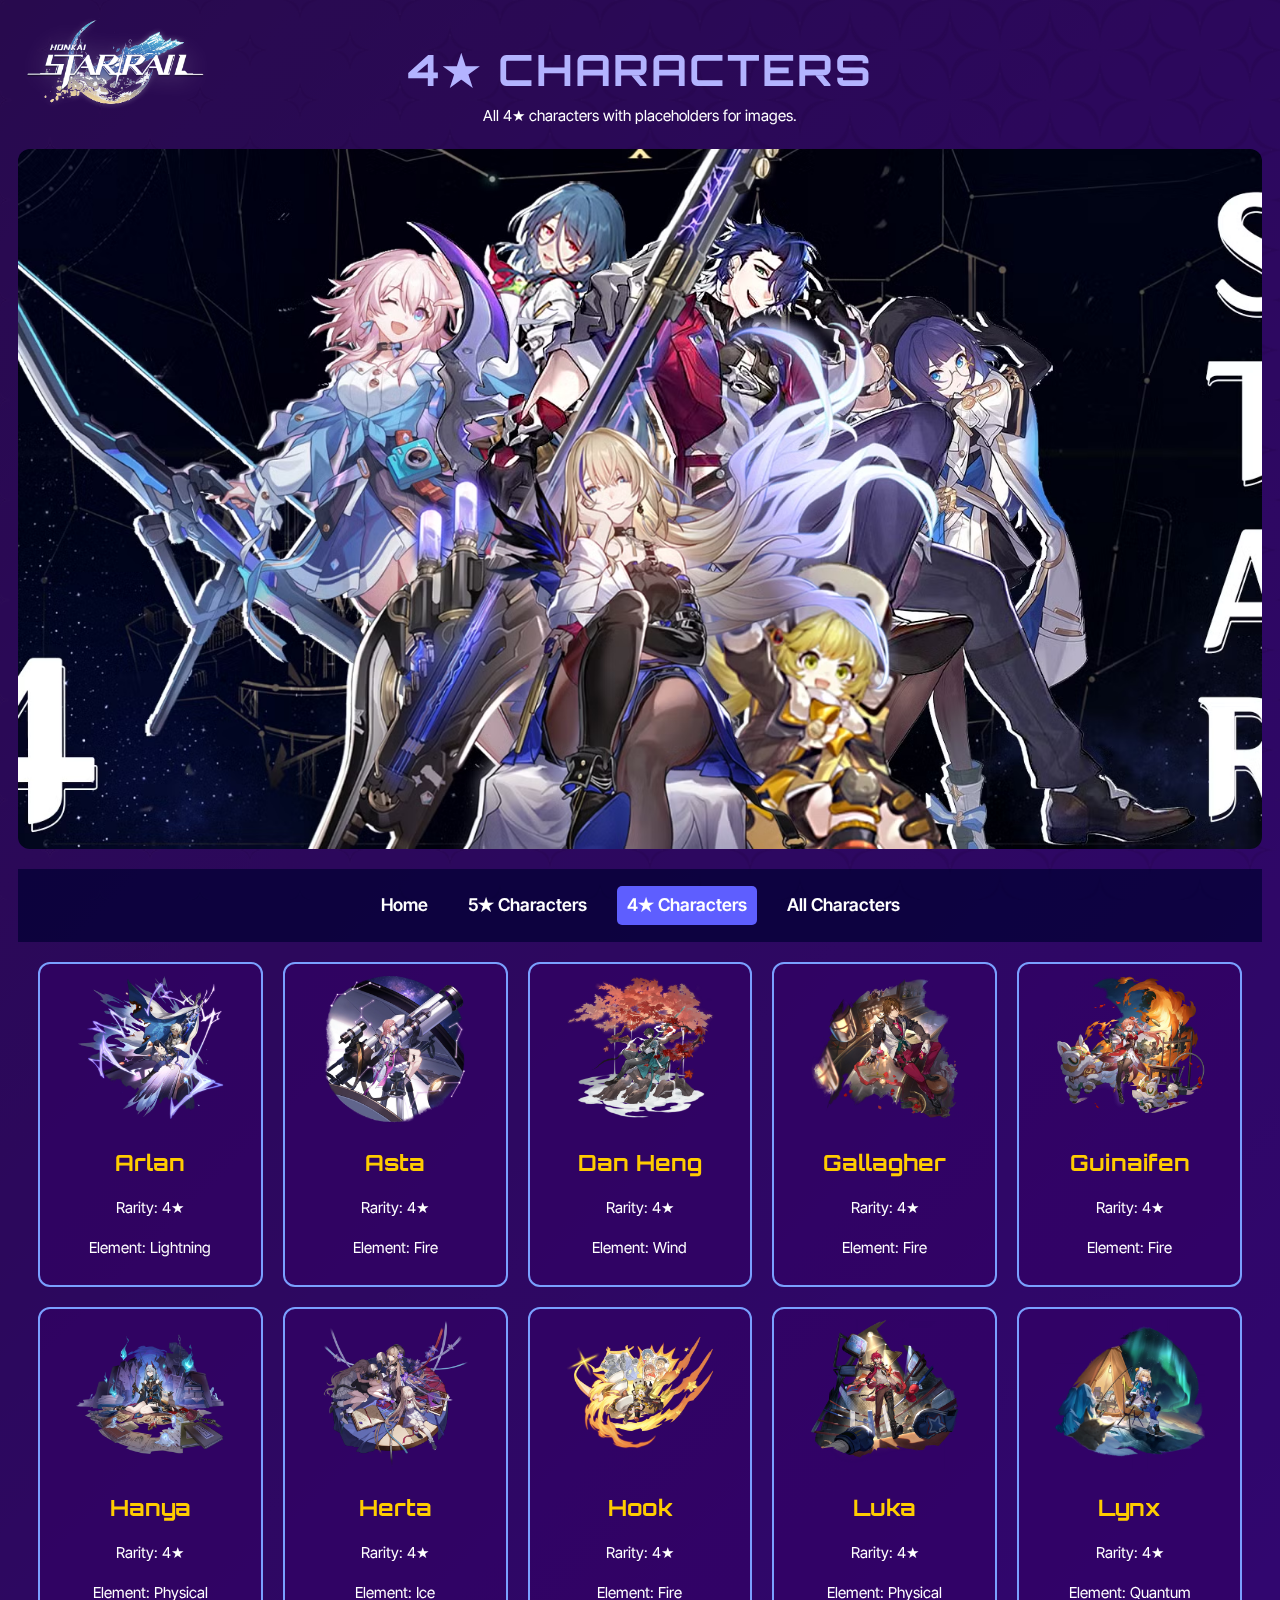
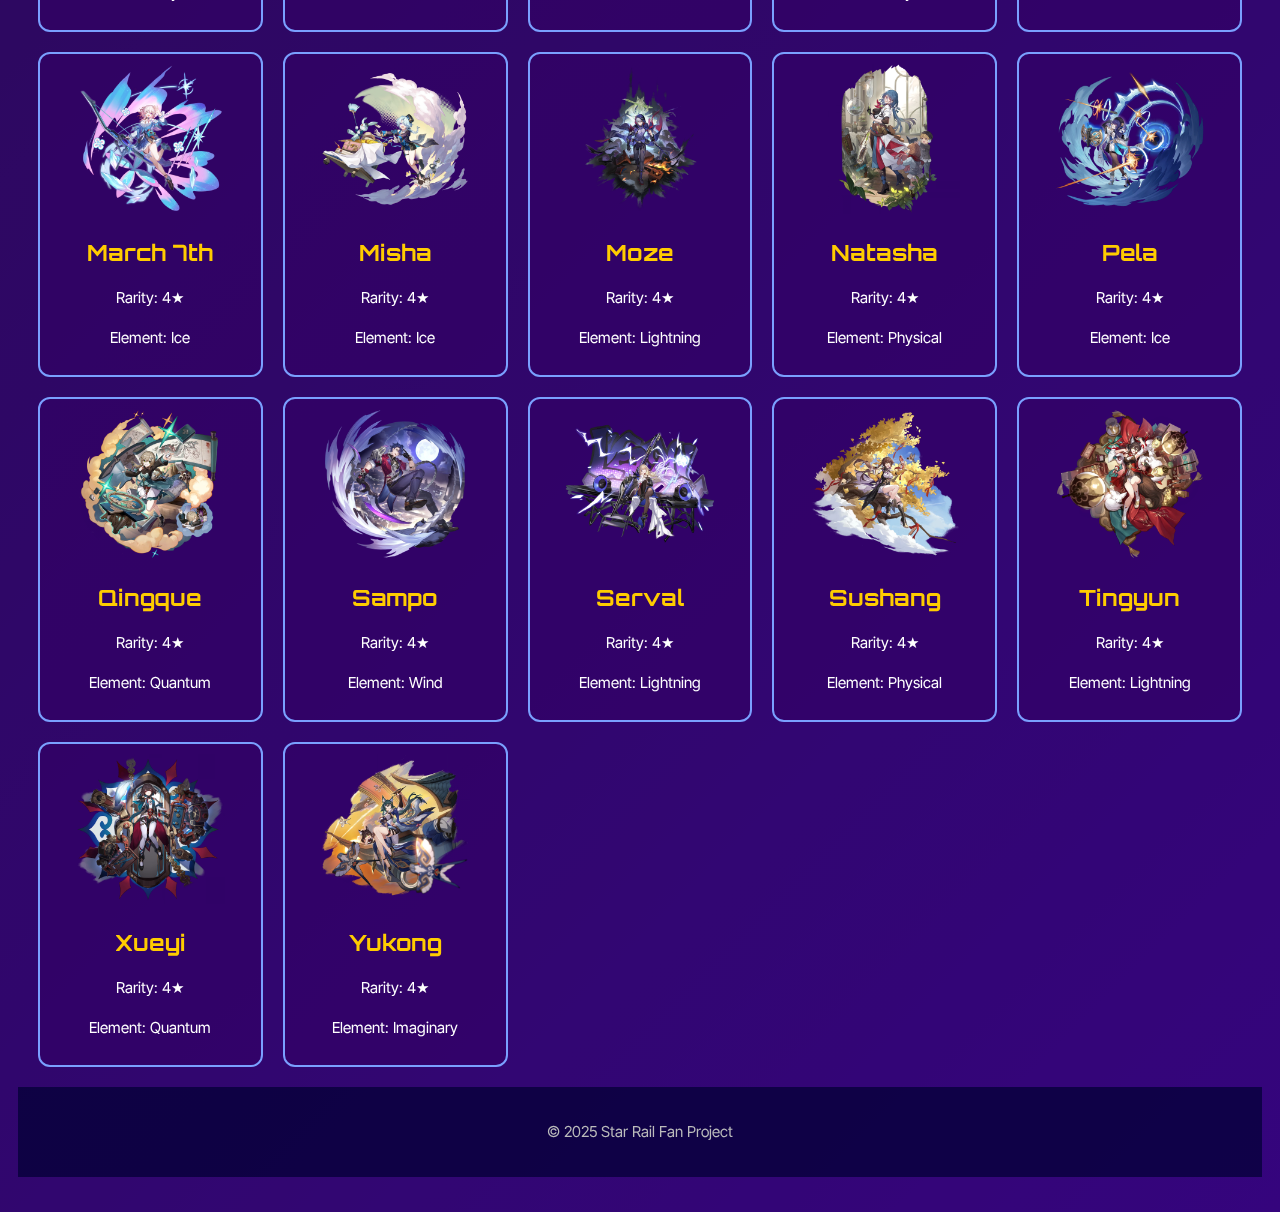
<file: four-star.html>
<!DOCTYPE html>
<html lang="en">
<head>
  <meta charset="UTF-8" />
  <meta name="viewport" content="width=device-width, initial-scale=1.0" />
  <title>4★ Characters</title>
  <link rel="stylesheet" href="style.css" />
  <link href="https://fonts.googleapis.com/css2?family=Montserrat:wght@600&family=Open+Sans:wght@400;500&display=swap" rel="stylesheet">
</head>
<body>
  <header>
    <h1>4★ Characters</h1>
    <p class="summary">All 4★ characters with placeholders for images.</p>
   <div class="logo-area">
    <img src="images/Honkai_Star_Rail.webp" alt="Site Logo" class="logo" filter: drop-shadow(0 0 10px #ff66cc)>

  <section class="hero-image">
    <img src="images/4-S.avif" alt="Main Banner" />
  </section>
  </div>
    
  <nav class="main-nav">
    <a href="index.html">Home</a>
    <a href="five-star.html">5★ Characters</a>
    <a href="four-star.html" class="active">4★ Characters</a>
    <a href="All.html">All Characters</a>
  </nav>

  <section class="character-grid">
    <div class="char-card four-star">
  <img src="images/Arlan.webp" alt="Arlan" width="200" height="400">
  <h3>Arlan</h3>
  <p>Rarity: 4★</p>
  <p>Element: Lightning</p>
</div>

<div class="char-card four-star">
  <img src="images/Asta.webp" alt="Asta" width="200" height="400">
  <h3>Asta</h3>
  <p>Rarity: 4★</p>
  <p>Element: Fire</p>
</div>

<div class="char-card four-star">
  <img src="images/Dan_Heng_.webp" alt="Dan Heng" width="200" height="400">
  <h3>Dan Heng</h3>
  <p>Rarity: 4★</p>
  <p>Element: Wind</p>
</div>

<div class="char-card four-star">
  <img src="images/Gallagher.webp" alt="Gallagher" width="200" height="400">
  <h3>Gallagher</h3>
  <p>Rarity: 4★</p>
  <p>Element: Fire</p>
</div>

<div class="char-card four-star">
  <img src="images/Guinaifen.webp" alt="Guinaifen" width="200" height="400">
  <h3>Guinaifen</h3>
  <p>Rarity: 4★</p>
  <p>Element: Fire</p>
</div>

<div class="char-card four-star">
  <img src="images/Hanya.webp" alt="Hanya" width="200" height="400">
  <h3>Hanya</h3>
  <p>Rarity: 4★</p>
  <p>Element: Physical</p>
</div>

<div class="char-card four-star">
  <img src="images/Herta.webp" alt="Herta" width="200" height="400">
  <h3>Herta</h3>
  <p>Rarity: 4★</p>
  <p>Element: Ice</p>
</div>

<div class="char-card four-star">
  <img src="images/Hook.webp" alt="Hook" width="200" height="400">
  <h3>Hook</h3>
  <p>Rarity: 4★</p>
  <p>Element: Fire</p>
</div>

<div class="char-card four-star">
  <img src="images/Luka.webp" alt="Luka" width="200" height="400">
  <h3>Luka</h3>
  <p>Rarity: 4★</p>
  <p>Element: Physical</p>
</div>

<div class="char-card four-star">
  <img src="images/Lynx.webp" alt="Lynx" width="200" height="400">
  <h3>Lynx</h3>
  <p>Rarity: 4★</p>
  <p>Element: Quantum</p>
</div>

<div class="char-card four-star">
  <img src="images/March_7th_.webp" alt="March 7th" width="200" height="400">
  <h3>March 7th</h3>
  <p>Rarity: 4★</p>
  <p>Element: Ice</p>
</div>

<div class="char-card four-star">
  <img src="images/Misha.webp" alt="Misha" width="200" height="400">
  <h3>Misha</h3>
  <p>Rarity: 4★</p>
  <p>Element: Ice</p>
</div>

<div class="char-card four-star">
  <img src="images/Moze.webp" alt="Moze" width="200" height="400">
  <h3>Moze</h3>
  <p>Rarity: 4★</p>
  <p>Element: Lightning</p>
</div>

<div class="char-card four-star">
  <img src="images/Natasha.webp" alt="Natasha" width="200" height="400">
  <h3>Natasha</h3>
  <p>Rarity: 4★</p>
  <p>Element: Physical</p>
</div>

<div class="char-card four-star">
  <img src="images/Pela.webp" alt="Pela" width="200" height="400">
  <h3>Pela</h3>
  <p>Rarity: 4★</p>
  <p>Element: Ice</p>
</div>

<div class="char-card four-star">
  <img src="images/Qingque.webp" alt="Qingque" width="200" height="400">
  <h3>Qingque</h3>
  <p>Rarity: 4★</p>
  <p>Element: Quantum</p>
</div>

<div class="char-card four-star">
  <img src="images/Sampo.webp" alt="Sampo" width="200" height="400">
  <h3>Sampo</h3>
  <p>Rarity: 4★</p>
  <p>Element: Wind</p>
</div>

<div class="char-card four-star">
  <img src="images/Serval.webp" alt="Serval" width="200" height="400">
  <h3>Serval</h3>
  <p>Rarity: 4★</p>
  <p>Element: Lightning</p>
</div>

<div class="char-card four-star">
  <img src="images/Sushang.webp" alt="Sushang" width="200" height="400">
  <h3>Sushang</h3>
  <p>Rarity: 4★</p>
  <p>Element: Physical</p>
</div>

<div class="char-card four-star">
  <img src="images/Tingyun.webp" alt="Tingyun" width="200" height="400">
  <h3>Tingyun</h3>
  <p>Rarity: 4★</p>
  <p>Element: Lightning</p>
</div>

<div class="char-card four-star">
  <img src="images/Xueyi.webp" alt="Xueyi" width="200" height="400">
  <h3>Xueyi</h3>
  <p>Rarity: 4★</p>
  <p>Element: Quantum</p>
</div>

<div class="char-card four-star">
  <img src="images/Yukong.webp" alt="Yukong" width="200" height="400">
  <h3>Yukong</h3>
  <p>Rarity: 4★</p>
  <p>Element: Imaginary</p>
</div>
  </section>

  <footer>
    <p>© 2025 Star Rail Fan Project</p>
  </footer>
</body>
</html>
</file>
<file: style.css>
:root {
  --step--2: clamp(0.72rem, 0.69rem + 0.15vw, 0.8rem);
  --step--1: clamp(0.85rem, 0.82rem + 0.18vw, 0.95rem);
  --step-0: clamp(1rem, 0.96rem + 0.2vw, 1.1rem);
  --step-1: clamp(1.25rem, 1.2rem + 0.25vw, 1.4rem);
  --step-2: clamp(1.56rem, 1.5rem + 0.3vw, 1.75rem);
  --step-3: clamp(1.95rem, 1.85rem + 0.4vw, 2.2rem);
  --step-4: clamp(2.44rem, 2.3rem + 0.5vw, 2.75rem);
}

/* Fonts */
@font-face {
  font-family: 'Inter Tight';
  src: url('fonts/inter-tight-v9-latin-regular.woff2') format('woff2');
  font-weight: 400;
  font-style: normal;
}

@font-face {
  font-family: 'Inter Tight';
  src: url('fonts/inter-tight-v9-latin-600.woff2') format('woff2');
  font-weight: 600;
  font-style: normal;
}

@font-face {
  font-family: 'Orbitron';
  src: url('fonts/orbitron-v35-latin-regular.woff2') format('woff2');
  font-weight: 400;
  font-style: normal;
}

@font-face {
  font-family: 'Orbitron';
  src: url('fonts/orbitron-v35-latin-500.woff2') format('woff2');
  font-weight: 500;
  font-style: normal;
}

@font-face {
  font-family: 'Orbitron';
  src: url('fonts/orbitron-v35-latin-700.woff2') format('woff2');
  font-weight: 700;
  font-style: normal;
}
body {
  font-family: 'Inter Tight', sans-serif;
  font-size: var(--step-0);
  line-height: 1.6;
  margin: 0;
  background: linear-gradient(135deg, #1a1a2e, #3a0ca3);
  color: #fff;
  position: relative;
}

h1, h2, h3 {
  font-family: 'Orbitron', sans-serif;
  font-weight: 600;
  margin: 0;
}

h1 { font-size: var(--step-4); letter-spacing: 2px; text-transform: uppercase; }
h2 { font-size: var(--step-3); }
h3 { font-size: var(--step-1); }

p { font-size: var(--step--1); }
body::before {
  content: "";
  position: fixed;
  top: 0;
  left: 0;
  width: 100%;
  height: 100%;
  background-image: url("images/black-rhombus-background.png");
  background-repeat: repeat;
  background-size: auto;
  opacity: 0.2;
  pointer-events: none;
  z-index: -1;
}
header {
  text-align: center;
  padding: 2em 1em;
  background-color: rgba(50, 0, 100, 0.6);
}

header h1 { color: #b3b3ff; }
header p.summary { max-width: 700px; margin: auto; }

.main-nav {
  display: flex;
  justify-content: center;
  gap: 20px;
  padding: 1em;
  background-color: rgba(0, 0, 50, 0.7);
}

.main-nav a {
  text-decoration: none;
  color: #fff;
  font-weight: 600;
  padding: 5px 10px;
  border-radius: 5px;
}

.main-nav a.active,
.main-nav a:hover {
  background-color: #5e5eff;
}

.character-grid {
  display: grid;
  grid-template-columns: repeat(auto-fit, minmax(220px, 1fr));
  gap: 20px;
  padding: 20px;
}

.char-card {
  background-color: rgba(50, 0, 100, 0.6);
  border-radius: 12px;
  padding: 10px;
  text-align: center;
  border: 2px solid #5e5eff;
}

.char-card:hover {
  transform: scale(1.05);
  box-shadow: 0 5px 15px rgba(0,0,0,0.4);
}
.char-card img {
  width: 100%;
  height: 150px;
  object-fit: contain;
  border-radius: 10px;
  margin-bottom: 0.5rem;
}
.char-image {
  position: relative;
  width: 100%;
  height: 150px;
  margin-bottom: 0.5rem;
}
.char-image img.character-img {
  width: 100%;
  height: 100%;
  object-fit: contain;
  border-radius: 10px;
}

.element-icon {
  position: absolute;
  bottom: 6px;
  right: 6px;
  width: 10px;
  height: 10px;
  padding: 4px;
  border-radius: 50%;
  background: rgba(0,0,0,0.5);
  object-fit: contain;
  z-index: 2;
}
.element-icon.fire { filter: drop-shadow(0 0 6px #ff6b6b); }
.element-icon.ice { filter: drop-shadow(0 0 6px #6bcfff); }
.element-icon.lightning { filter: drop-shadow(0 0 6px #ffd93d); }
.element-icon.wind { filter: drop-shadow(0 0 6px #6bffb3); }
.element-icon.quantum { filter: drop-shadow(0 0 6px #c77dff); }
.element-icon.imaginary { filter: drop-shadow(0 0 6px #ffd166); }
.element-icon.physical { filter: drop-shadow(0 0 6px #cccccc); }

/* Logo */
.logo {
  transform-origin: center center;
  position: fixed;
  top: 15px;
  left: 15px;
  width: 200px;
  z-index: 1000;
  animation: glowPulse 2s infinite ease-in-out;
  transform: none !important;
}

@keyframes glowPulse {
  0% { filter: drop-shadow(0 0 0px #ffffff); }
  50% { filter: drop-shadow(0 0 10px #ffffff); }
  100% { filter: drop-shadow(0 0 0px #ffffff); }
}

.hero-image img {
  width: 100%;
  height: auto;
  display: block;
  margin: 20px 0;
  border-radius: 12px;
}

.paths-container { 
  padding: 2rem; 
}

.path-section { 
  margin-bottom: 3rem; 
}

.path-title {
  display: flex;
  align-items: center;
  gap: 10px;
  font-family: 'Orbitron', sans-serif;
  color: #cdb4ff;
  margin-bottom: 1rem;
}

.path-icon {
  width: 32px;
  height: 32px;
  object-fit: contain;
}
footer {
  text-align: center;
  padding: 1em;
  background-color: rgba(0, 0, 50, 0.7);
  color: #bbb;
}

.char-image {
  position: relative;
  width: 100%;
  height: 150px;
  margin-bottom: 0.5rem;
}

.char-image img.character-img {
  width: 100%;
  height: 100%;
  object-fit: contain;
  border-radius: 10px;
}

.element-icon {
  position: absolute;
  top: 6px;
  right: 6px;
  width: 10px;
  height: 10px;
  padding: 4px;
  border-radius: 50%;
  background: rgba(0,0,0,0.5);
  object-fit: contain;
  z-index: 2;
}

.char-card .element-icon {
  width: 28px !important;
  height: 28px !important;
  object-fit: contain;
}

.char-grid {
  display: flex;
  flex-wrap: wrap;
  gap: 15px;
  justify-content: flex-start;
}

.char-card {
  flex: 0 0 200px;
  text-align: center;
}

.char-image {
  position: relative;
}

.element-icon {
  position: absolute;
  bottom: 5px;
  right: 5px;
  width: 40px;
  height: 40px;
}

.five-star { border-color: gold; }
.four-star { border-color: #7aa0ff; }
.special { border-color: violet; }


.char-card h3 { font-family: 'Orbitron', sans-serif; color: #ffcc00; margin: 0.3rem 0; }
</file>
